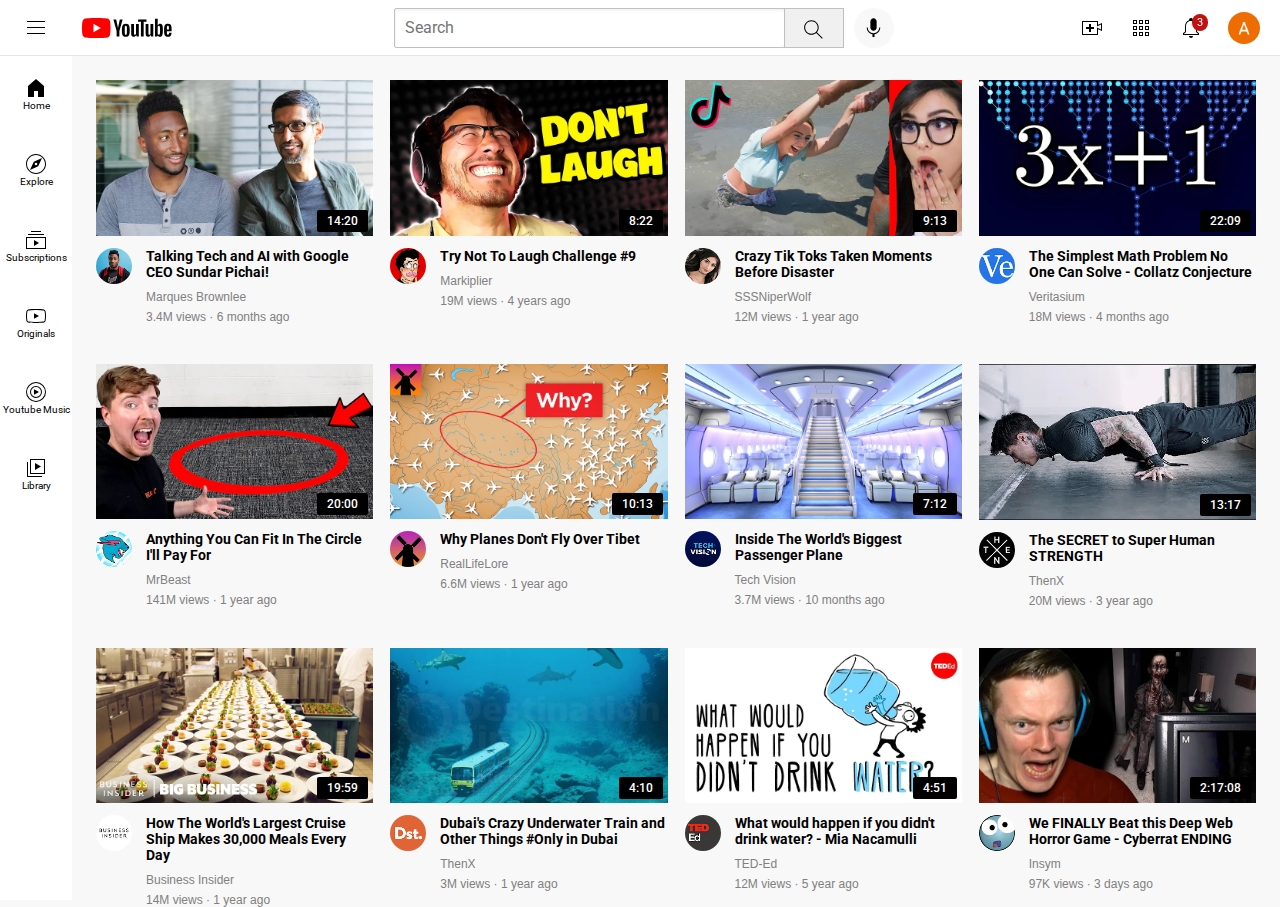
<file: index.html>
<!DOCTYPE html>
<html>
  <head>
    <title>Duplicate youtube.com</title>
    
    <link rel="preconnect" href="https://fonts.googleapis.com">
    <link rel="preconnect" href="https://fonts.gstatic.com" crossorigin>
    <link href="https://fonts.googleapis.com/css2?family=Roboto:wght@700&display=swap" rel="stylesheet">

    <link rel="preconnect" href="https://fonts.googleapis.com">
    <link rel="preconnect" href="https://fonts.gstatic.com" crossorigin>
    <link href="https://fonts.googleapis.com/css2?family=Roboto:wght@700&display=swap" rel="stylesheet">


    <link rel="stylesheet" href="styles/general.css">
    <link rel="stylesheet" href="styles/header.css">
    <link rel="stylesheet" href="styles/video.css">
    <link rel="stylesheet" href="styles/sidebar.css">
  </head>
  <body>
    <div class="header">
      <div class="left-section">
        <img class="hamburger" src="icons/hamburger-menu.svg">
        <img class="Youtube-Logo" src="icons/youtube-logo.svg">
      </div>
      <div class="middle-section">
        <input class="search-bar" type="text" placeholder="Search">
        <button class="search-button">
          <img class="scope" src="icons/search.svg">
          <div class="tooltip">Search</div>
        </button>
        <button class="microphone-button">
          <img class="microphone" src="icons/voice-search-icon.svg">
          <div class="tooltip">Search with your Voice</div>
        </button>
      </div>
      <div class="right-section">
          <div class="upload-icon-container">
            <img class="recorder" src="icons/recorder.svg">
            <div class="tooltip">Create</div>
          </div>
          <div class="apps-icon-container">
            <img class="apps" src="icons/youtube-apps.svg">
            <div class="tooltip">Youtube Apps</div>
          </div>
          <div class="notification-icon-container">
            <img class="ringbell" src="icons/notifications.svg">
            <div class="notification-count">3</div>
            <div class="tooltip">Notifications</div>
          </div>
          <img class="profile" src="channel-pics/arthur.jpg">
      </div>
    </div>
    <div class="sidebar">
      <div class="sidebar-link">
        <img src="icons/home.svg">
        <div>Home</div>
      </div>
      <div class="sidebar-link">
        <img src="icons/explore.svg">
        <div>Explore</div>
      </div>
        
      <div class="sidebar-link">
        <img src="icons/subscriptions.svg">
        <div>Subscriptions</div>
      </div>
        
      <div class="sidebar-link">
        <img src="icons/originals.svg">
        <div>Originals</div>
      </div>
        
      <div class="sidebar-link">
        <img src="icons/youtube-music.svg">
        <div>Youtube Music</div>
      </div>
        
      <div class="sidebar-link">
        <img src="icons/library.svg">
        <div>Library</div>
      </div>
        
    </div>
    <div class="video-grid">
      <div class="video-preview">
        <div class="thumbnail-row">
          <a href="https://www.youtube.com/watch?v=n2RNcPRtAiY&t=1s" >
            <img class="thumbnail" src="thumbnails/thumbnail-1.webp">
            <div class="video-time">14:20</div>
          </a>
        </div>
        <div class="video-info-grid">
          <div class="channel-picture">
            <a href="https://www.youtube.com/c/mkbhd ">
              <img class="channel-one" src="channel-pics/channel-1.jpeg">
            </a>
            
          </div>
          <div class="video-info">
            <a style="text-decoration:none" href="https://www.youtube.com/watch?v=n2RNcPRtAiY&t=1s">
              <p class="CEO-text"> Talking Tech and AI with Google CEO Sundar Pichai!</p>
            </a>
            <p class="YOUTUBER-MB"> Marques Brownlee </p>
            <p class="video-stats"> 3.4M views &#183; 6 months ago</p>
          </div>
        </div>
      </div>
  
      <div class="video-preview">
        <div class="thumbnail-row">
          <a href="https://www.youtube.com/watch?v=mP0RAo9SKZk" >
          <img class="thumbnail" src="thumbnails/thumbnail-2.webp">
          <div class="video-time">8:22</div>
          </a>
        </div>
        <div class="video-info-grid">
          <div class="channel-picture">
            <a href="https://www.youtube.com/c/markiplier">
              <img class="channel-one" src="channel-pics/channel-2.jpeg">
            </a>
            
          </div>
          <div class="video-info">
            <a style="text-decoration:none" href="https://www.youtube.com/watch?v=mP0RAo9SKZk">
              <p class="CEO-text"> Try Not To Laugh Challenge #9</p>
            </a>
            
            <p class="YOUTUBER-MB"> Markiplier </p>
            <p class="video-stats">19M views &#183; 4 years ago</p>
          </div>
        </div>
      </div>
  
      <div class="video-preview">
        <div class="thumbnail-row">
         <a href="https://www.youtube.com/watch?v=FgjPQQeTh1w" >
          <img class="thumbnail" src="thumbnails/thumbnail-3.webp">
          <div class="video-time">9:13</div>
         </a>
        </div>
        <div class="video-info-grid">
          <div class="channel-picture">
            <a href="https://www.youtube.com/user/SSSniperWolf">
              <img class="channel-one" src="channel-pics/channel-3.jpeg">

            </a>
          </div>
          <div class="video-info">
            <a style="text-decoration:none" href="https://www.youtube.com/watch?v=FgjPQQeTh1w">
              <p class="CEO-text"> Crazy Tik Toks Taken Moments Before Disaster</p>
            </a>
            <p class="YOUTUBER-MB"> SSSNiperWolf </p>
            <p class="video-stats">12M views &#183; 1 year ago</p>
          </div>
        </div>
      </div>
      
  
      <div class="video-preview">
        <div class="thumbnail-row">
          <a href="https://www.youtube.com/watch?v=094y1Z2wpJg">
          <img class="thumbnail" src="thumbnails/thumbnail-4.webp">
          <div class="video-time">22:09</div>
          </a>
        </div>
        <div class="video-info-grid">
          <div class="channel-picture">
            <a href="https://www.youtube.com/c/veritasium">
              <img class="channel-one" src="channel-pics/channel-4.jpeg">

            </a>
          </div>
          <div class="video-info">
            <a style="text-decoration:none" href="https://www.youtube.com/watch?v=094y1Z2wpJg">
              <p class="CEO-text">The Simplest Math Problem No One Can Solve - Collatz Conjecture</p>
            </a>
            <p class="YOUTUBER-MB">Veritasium</p>
            <p class="video-stats">18M views &#183; 4 months ago</p>
          </div>
        </div>
      </div>
      
  
      <div class="video-preview">
        <div class="thumbnail-row">
          <a href="https://www.youtube.com/watch?v=yXWw0_UfSFg" >
          <img class="thumbnail" src="thumbnails/thumbnail-6.webp">
          <div class="video-time">20:00</div>
          </a>
        </div>
        <div class="video-info-grid">
          <div class="channel-picture">
            <a href="https://www.youtube.com/c/CSDojo">
              <img class="channel-one" src="channel-pics/channel-6.jpeg">

            </a>
          </div>
          <div class="video-info">
            <a style="text-decoration:none" href="https://www.youtube.com/watch?v=yXWw0_UfSFg">
              <p class="CEO-text"> Anything You Can Fit In The Circle I'll Pay For</p>
            </a>
            
            <p class="YOUTUBER-MB"> MrBeast </p>
            <p class="video-stats">141M views &#183; 1 year ago</p>
          </div>
        </div>
      </div>
      
      <div class="video-preview">
        <div class="thumbnail-row">
          <a href="https://www.youtube.com/watch?v=fNVa1qMbF9Y">
          <img class="thumbnail" src="thumbnails/thumbnail-7.webp">
          <div class="video-time">10:13</div>
          </a>
        </div>
        <div class="video-info-grid">
          <div class="channel-picture">
            <a href="https://www.youtube.com/channel/UCX6OQ3DkcsbYNE6H8uQQuVA">
              <img class="channel-one" src="channel-pics/channel-7.jpeg">
            </a>
          </div>
          <div class="video-info">
            <a style="text-decoration:none" href="https://www.youtube.com/watch?v=fNVa1qMbF9Y">
              <p class="CEO-text"> Why Planes Don't Fly Over Tibet</p>
            </a>
            <p class="YOUTUBER-MB"> RealLifeLore </p>
            <p class="video-stats">6.6M views &#183; 1 year ago</p>
          </div>
        </div>
      </div>

      <div class="video-preview">
        <div class="thumbnail-row">
          <a href="https://www.youtube.com/watch?v=lFm4EM1juls" >
          <img class="thumbnail" src="thumbnails/thumbnail-8.webp">
          <div class="video-time">7:12</div>
          </a>
        </div>
        <div class="video-info-grid">
          <div class="channel-picture">
            <a href="https://www.youtube.com/channel/UCP5tjEmvPItGyLhmjdwP7Ww">
              <img class="channel-one" src="channel-pics/channel-8.jpeg">

            </a>
          </div>
          <div class="video-info">
            <a style="text-decoration:none" href="https://www.youtube.com/watch?v=lFm4EM1juls">
              <p class="CEO-text"> Inside The World's Biggest Passenger Plane</p>
            </a>
            <p class="YOUTUBER-MB"> Tech Vision</p>
            <p class="video-stats">3.7M views &#183; 10 months ago</p>
          </div>
        </div>
      </div>

      <div class="video-preview">
        <div class="thumbnail-row">
          <a href="https://www.youtube.com/watch?v=ixmxOlcrlUc" >
          <img class="thumbnail" src="thumbnails/thumbnail-9.webp">
          <div class="video-time">13:17</div>
          </a>
        </div>
        <div class="video-info-grid">
          <div class="channel-picture">
            <a href="https://www.youtube.com/channel/UCHAK6CyegY22Zj2GWrcaIxg">
              <img class="channel-one" src="channel-pics/channel-9.jpeg">

            </a>
          </div>
          <div class="video-info">
            <a style="text-decoration:none" href="https://www.youtube.com/watch?v=ixmxOlcrlUc">
              <p class="CEO-text">The SECRET to Super Human STRENGTH</p>
            </a>
            <p class="YOUTUBER-MB">ThenX</p>
            <p class="video-stats">20M views &#183; 3 year ago</p>
          </div>
        </div>
      </div>


      <div class="video-preview">
        <div class="thumbnail-row">
         <a href="https://www.youtube.com/watch?v=R2vXbFp5C9o">
          <img class="thumbnail" src="thumbnails/thumbnail-10.webp">
          <div class="video-time">19:59</div>
         </a>
        </div>
        <div class="video-info-grid">
          <div class="channel-picture">
            <a href="https://www.youtube.com/c/OFFICIALTHENXSTUDIOS">
              <img class="channel-one" src="channel-pics/channel-10.jpeg">
            </a>
          </div>
          <div class="video-info">
            <a style="text-decoration:none" href="https://www.youtube.com/watch?v=R2vXbFp5C9o">
              <p class="CEO-text">How The World's Largest Cruise Ship Makes 30,000 Meals Every Day</p>
            </a>
            
            <p class="YOUTUBER-MB">Business Insider</p>
            <p class="video-stats">14M views &#183; 1 year ago</p>
          </div>
        </div>
      </div>


      <div class="video-preview">
        <div class="thumbnail-row">
          <a href="https://www.youtube.com/watch?v=0nZuYyXET3s">
          <img class="thumbnail" src="thumbnails/thumbnail-11.webp">
          <div class="video-time">4:10</div>
          </a>
        </div>
        <div class="video-info-grid">
          <div class="channel-picture">
            <a href="https://www.youtube.com/user/businessinsider">
              <img class="channel-one" src="channel-pics/channel-11.jpeg">
            </a>
          </div>
          <div class="video-info">
            <a style="text-decoration:none" href="https://www.youtube.com/watch?v=0nZuYyXET3s">
              <p class="CEO-text">Dubai's Crazy Underwater Train and Other Things #Only in Dubai</p>
            </a>
            <p class="YOUTUBER-MB">ThenX</p>
            <p class="video-stats">3M views &#183; 1 year ago</p>
          </div>
        </div>
      </div>



      <div class="video-preview">
        <div class="thumbnail-row">
          <a href="https://www.youtube.com/watch?v=9iMGFqMmUFs">
          <img class="thumbnail" src="thumbnails/thumbnail-12.webp">
          <div class="video-time">4:51</div>
          </a>
        </div>
        <div class="video-info-grid">
          <div class="channel-picture">
            <a href="https://www.youtube.com/c/Destinationtips">
              <img class="channel-one" src="channel-pics/channel-12.jpeg">

            </a>
          </div>
          <div class="video-info">
            <a style="text-decoration:none" href="https://www.youtube.com/watch?v=9iMGFqMmUFs">
              <p class="CEO-text">What would happen if you didn't drink water? - Mia Nacamulli</p>
            </a>
            
            <p class="YOUTUBER-MB">TED-Ed</p>
            <p class="video-stats">12M views &#183; 5 year ago</p>
          </div>
        </div>
      </div>

      <div class="video-preview">
        <div class="thumbnail-row">
          <a href="https://www.youtube.com/watch?v=57UZUhUNNW8">
          <img class="thumbnail" src="thumbnails/thumbnail-13.webp">
          <div class="video-time">2:17:08</div>
          </a>
        </div>
        <div class="video-info-grid">
          <div class="channel-picture">
            <a href="https://www.youtube.com/teded">
              <img class="channel-one" src="channel-pics/channel-13.jpg">

            </a>
          </div>
          <div class="video-info">
            <a style="text-decoration:none" href="https://www.youtube.com/watch?v=57UZUhUNNW8">
              <p class="CEO-text">We FINALLY Beat this Deep Web Horror Game - Cyberrat ENDING</p>
            </a>
            <p class="YOUTUBER-MB">Insym</p>
            <p class="video-stats">97K views &#183; 3 days ago</p>
          </div>
        </div>
      </div>
    </div>
  </body>
</html>
</file>
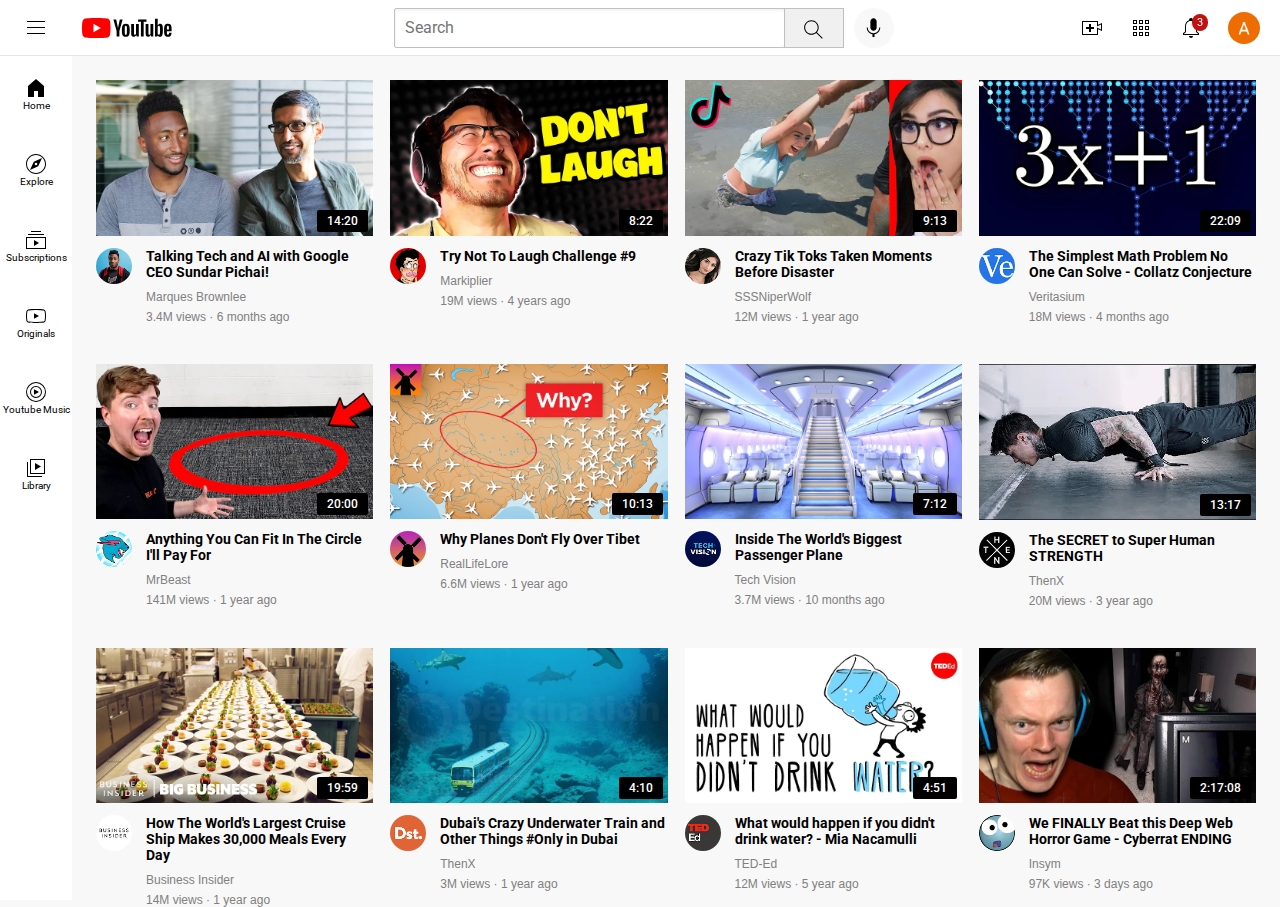
<file: youtube.html>
<!DOCTYPE html>
<html>
  <head>
    <title>Duplicate youtube.com</title>
    
    <link rel="preconnect" href="https://fonts.googleapis.com">
    <link rel="preconnect" href="https://fonts.gstatic.com" crossorigin>
    <link href="https://fonts.googleapis.com/css2?family=Roboto:wght@700&display=swap" rel="stylesheet">

    <link rel="preconnect" href="https://fonts.googleapis.com">
    <link rel="preconnect" href="https://fonts.gstatic.com" crossorigin>
    <link href="https://fonts.googleapis.com/css2?family=Roboto:wght@700&display=swap" rel="stylesheet">


    <link rel="stylesheet" href="styles/general.css">
    <link rel="stylesheet" href="styles/header.css">
    <link rel="stylesheet" href="styles/video.css">
    <link rel="stylesheet" href="styles/sidebar.css">
  </head>
  <body>
    <div class="header">
      <div class="left-section">
        <img class="hamburger" src="icons/hamburger-menu.svg">
        <img class="Youtube-Logo" src="icons/youtube-logo.svg">
      </div>
      <div class="middle-section">
        <input class="search-bar" type="text" placeholder="Search">
        <button class="search-button">
          <img class="scope" src="icons/search.svg">
          <div class="tooltip">Search</div>
        </button>
        <button class="microphone-button">
          <img class="microphone" src="icons/voice-search-icon.svg">
          <div class="tooltip">Search with your Voice</div>
        </button>
      </div>
      <div class="right-section">
          <div class="upload-icon-container">
            <img class="recorder" src="icons/recorder.svg">
            <div class="tooltip">Create</div>
          </div>
          <div class="apps-icon-container">
            <img class="apps" src="icons/youtube-apps.svg">
            <div class="tooltip">Youtube Apps</div>
          </div>
          <div class="notification-icon-container">
            <img class="ringbell" src="icons/notifications.svg">
            <div class="notification-count">3</div>
            <div class="tooltip">Notifications</div>
          </div>
          <img class="profile" src="channel-pics/arthur.jpg">
      </div>
    </div>
    <div class="sidebar">
      <div class="sidebar-link">
        <img src="icons/home.svg">
        <div>Home</div>
      </div>
      <div class="sidebar-link">
        <img src="icons/explore.svg">
        <div>Explore</div>
      </div>
        
      <div class="sidebar-link">
        <img src="icons/subscriptions.svg">
        <div>Subscriptions</div>
      </div>
        
      <div class="sidebar-link">
        <img src="icons/originals.svg">
        <div>Originals</div>
      </div>
        
      <div class="sidebar-link">
        <img src="icons/youtube-music.svg">
        <div>Youtube Music</div>
      </div>
        
      <div class="sidebar-link">
        <img src="icons/library.svg">
        <div>Library</div>
      </div>
        
    </div>
    <div class="video-grid">
      <div class="video-preview">
        <div class="thumbnail-row">
          <a href="https://www.youtube.com/watch?v=n2RNcPRtAiY&t=1s" >
            <img class="thumbnail" src="thumbnails/thumbnail-1.webp">
            <div class="video-time">14:20</div>
          </a>
        </div>
        <div class="video-info-grid">
          <div class="channel-picture">
            <a href="https://www.youtube.com/c/mkbhd ">
              <img class="channel-one" src="channel-pics/channel-1.jpeg">
            </a>
            
          </div>
          <div class="video-info">
            <a style="text-decoration:none" href="https://www.youtube.com/watch?v=n2RNcPRtAiY&t=1s">
              <p class="CEO-text"> Talking Tech and AI with Google CEO Sundar Pichai!</p>
            </a>
            <p class="YOUTUBER-MB"> Marques Brownlee </p>
            <p class="video-stats"> 3.4M views &#183; 6 months ago</p>
          </div>
        </div>
      </div>
  
      <div class="video-preview">
        <div class="thumbnail-row">
          <a href="https://www.youtube.com/watch?v=mP0RAo9SKZk" >
          <img class="thumbnail" src="thumbnails/thumbnail-2.webp">
          <div class="video-time">8:22</div>
          </a>
        </div>
        <div class="video-info-grid">
          <div class="channel-picture">
            <a href="https://www.youtube.com/c/markiplier">
              <img class="channel-one" src="channel-pics/channel-2.jpeg">
            </a>
            
          </div>
          <div class="video-info">
            <a style="text-decoration:none" href="https://www.youtube.com/watch?v=mP0RAo9SKZk">
              <p class="CEO-text"> Try Not To Laugh Challenge #9</p>
            </a>
            
            <p class="YOUTUBER-MB"> Markiplier </p>
            <p class="video-stats">19M views &#183; 4 years ago</p>
          </div>
        </div>
      </div>
  
      <div class="video-preview">
        <div class="thumbnail-row">
         <a href="https://www.youtube.com/watch?v=FgjPQQeTh1w" >
          <img class="thumbnail" src="thumbnails/thumbnail-3.webp">
          <div class="video-time">9:13</div>
         </a>
        </div>
        <div class="video-info-grid">
          <div class="channel-picture">
            <a href="https://www.youtube.com/user/SSSniperWolf">
              <img class="channel-one" src="channel-pics/channel-3.jpeg">

            </a>
          </div>
          <div class="video-info">
            <a style="text-decoration:none" href="https://www.youtube.com/watch?v=FgjPQQeTh1w">
              <p class="CEO-text"> Crazy Tik Toks Taken Moments Before Disaster</p>
            </a>
            <p class="YOUTUBER-MB"> SSSNiperWolf </p>
            <p class="video-stats">12M views &#183; 1 year ago</p>
          </div>
        </div>
      </div>
      
  
      <div class="video-preview">
        <div class="thumbnail-row">
          <a href="https://www.youtube.com/watch?v=094y1Z2wpJg">
          <img class="thumbnail" src="thumbnails/thumbnail-4.webp">
          <div class="video-time">22:09</div>
          </a>
        </div>
        <div class="video-info-grid">
          <div class="channel-picture">
            <a href="https://www.youtube.com/c/veritasium">
              <img class="channel-one" src="channel-pics/channel-4.jpeg">

            </a>
          </div>
          <div class="video-info">
            <a style="text-decoration:none" href="https://www.youtube.com/watch?v=094y1Z2wpJg">
              <p class="CEO-text">The Simplest Math Problem No One Can Solve - Collatz Conjecture</p>
            </a>
            <p class="YOUTUBER-MB">Veritasium</p>
            <p class="video-stats">18M views &#183; 4 months ago</p>
          </div>
        </div>
      </div>
      
  
      <div class="video-preview">
        <div class="thumbnail-row">
          <a href="https://www.youtube.com/watch?v=yXWw0_UfSFg" >
          <img class="thumbnail" src="thumbnails/thumbnail-6.webp">
          <div class="video-time">20:00</div>
          </a>
        </div>
        <div class="video-info-grid">
          <div class="channel-picture">
            <a href="https://www.youtube.com/c/CSDojo">
              <img class="channel-one" src="channel-pics/channel-6.jpeg">

            </a>
          </div>
          <div class="video-info">
            <a style="text-decoration:none" href="https://www.youtube.com/watch?v=yXWw0_UfSFg">
              <p class="CEO-text"> Anything You Can Fit In The Circle I'll Pay For</p>
            </a>
            
            <p class="YOUTUBER-MB"> MrBeast </p>
            <p class="video-stats">141M views &#183; 1 year ago</p>
          </div>
        </div>
      </div>
      
      <div class="video-preview">
        <div class="thumbnail-row">
          <a href="https://www.youtube.com/watch?v=fNVa1qMbF9Y">
          <img class="thumbnail" src="thumbnails/thumbnail-7.webp">
          <div class="video-time">10:13</div>
          </a>
        </div>
        <div class="video-info-grid">
          <div class="channel-picture">
            <a href="https://www.youtube.com/channel/UCX6OQ3DkcsbYNE6H8uQQuVA">
              <img class="channel-one" src="channel-pics/channel-7.jpeg">
            </a>
          </div>
          <div class="video-info">
            <a style="text-decoration:none" href="https://www.youtube.com/watch?v=fNVa1qMbF9Y">
              <p class="CEO-text"> Why Planes Don't Fly Over Tibet</p>
            </a>
            <p class="YOUTUBER-MB"> RealLifeLore </p>
            <p class="video-stats">6.6M views &#183; 1 year ago</p>
          </div>
        </div>
      </div>

      <div class="video-preview">
        <div class="thumbnail-row">
          <a href="https://www.youtube.com/watch?v=lFm4EM1juls" >
          <img class="thumbnail" src="thumbnails/thumbnail-8.webp">
          <div class="video-time">7:12</div>
          </a>
        </div>
        <div class="video-info-grid">
          <div class="channel-picture">
            <a href="https://www.youtube.com/channel/UCP5tjEmvPItGyLhmjdwP7Ww">
              <img class="channel-one" src="channel-pics/channel-8.jpeg">

            </a>
          </div>
          <div class="video-info">
            <a style="text-decoration:none" href="https://www.youtube.com/watch?v=lFm4EM1juls">
              <p class="CEO-text"> Inside The World's Biggest Passenger Plane</p>
            </a>
            <p class="YOUTUBER-MB"> Tech Vision</p>
            <p class="video-stats">3.7M views &#183; 10 months ago</p>
          </div>
        </div>
      </div>

      <div class="video-preview">
        <div class="thumbnail-row">
          <a href="https://www.youtube.com/watch?v=ixmxOlcrlUc" >
          <img class="thumbnail" src="thumbnails/thumbnail-9.webp">
          <div class="video-time">13:17</div>
          </a>
        </div>
        <div class="video-info-grid">
          <div class="channel-picture">
            <a href="https://www.youtube.com/channel/UCHAK6CyegY22Zj2GWrcaIxg">
              <img class="channel-one" src="channel-pics/channel-9.jpeg">

            </a>
          </div>
          <div class="video-info">
            <a style="text-decoration:none" href="https://www.youtube.com/watch?v=ixmxOlcrlUc">
              <p class="CEO-text">The SECRET to Super Human STRENGTH</p>
            </a>
            <p class="YOUTUBER-MB">ThenX</p>
            <p class="video-stats">20M views &#183; 3 year ago</p>
          </div>
        </div>
      </div>


      <div class="video-preview">
        <div class="thumbnail-row">
         <a href="https://www.youtube.com/watch?v=R2vXbFp5C9o">
          <img class="thumbnail" src="thumbnails/thumbnail-10.webp">
          <div class="video-time">19:59</div>
         </a>
        </div>
        <div class="video-info-grid">
          <div class="channel-picture">
            <a href="https://www.youtube.com/c/OFFICIALTHENXSTUDIOS">
              <img class="channel-one" src="channel-pics/channel-10.jpeg">
            </a>
          </div>
          <div class="video-info">
            <a style="text-decoration:none" href="https://www.youtube.com/watch?v=R2vXbFp5C9o">
              <p class="CEO-text">How The World's Largest Cruise Ship Makes 30,000 Meals Every Day</p>
            </a>
            
            <p class="YOUTUBER-MB">Business Insider</p>
            <p class="video-stats">14M views &#183; 1 year ago</p>
          </div>
        </div>
      </div>


      <div class="video-preview">
        <div class="thumbnail-row">
          <a href="https://www.youtube.com/watch?v=0nZuYyXET3s">
          <img class="thumbnail" src="thumbnails/thumbnail-11.webp">
          <div class="video-time">4:10</div>
          </a>
        </div>
        <div class="video-info-grid">
          <div class="channel-picture">
            <a href="https://www.youtube.com/user/businessinsider">
              <img class="channel-one" src="channel-pics/channel-11.jpeg">
            </a>
          </div>
          <div class="video-info">
            <a style="text-decoration:none" href="https://www.youtube.com/watch?v=0nZuYyXET3s">
              <p class="CEO-text">Dubai's Crazy Underwater Train and Other Things #Only in Dubai</p>
            </a>
            <p class="YOUTUBER-MB">ThenX</p>
            <p class="video-stats">3M views &#183; 1 year ago</p>
          </div>
        </div>
      </div>



      <div class="video-preview">
        <div class="thumbnail-row">
          <a href="https://www.youtube.com/watch?v=9iMGFqMmUFs">
          <img class="thumbnail" src="thumbnails/thumbnail-12.webp">
          <div class="video-time">4:51</div>
          </a>
        </div>
        <div class="video-info-grid">
          <div class="channel-picture">
            <a href="https://www.youtube.com/c/Destinationtips">
              <img class="channel-one" src="channel-pics/channel-12.jpeg">

            </a>
          </div>
          <div class="video-info">
            <a style="text-decoration:none" href="https://www.youtube.com/watch?v=9iMGFqMmUFs">
              <p class="CEO-text">What would happen if you didn't drink water? - Mia Nacamulli</p>
            </a>
            
            <p class="YOUTUBER-MB">TED-Ed</p>
            <p class="video-stats">12M views &#183; 5 year ago</p>
          </div>
        </div>
      </div>

      <div class="video-preview">
        <div class="thumbnail-row">
          <a href="https://www.youtube.com/watch?v=57UZUhUNNW8">
          <img class="thumbnail" src="thumbnails/thumbnail-13.webp">
          <div class="video-time">2:17:08</div>
          </a>
        </div>
        <div class="video-info-grid">
          <div class="channel-picture">
            <a href="https://www.youtube.com/teded">
              <img class="channel-one" src="channel-pics/channel-13.jpg">

            </a>
          </div>
          <div class="video-info">
            <a style="text-decoration:none" href="https://www.youtube.com/watch?v=57UZUhUNNW8">
              <p class="CEO-text">We FINALLY Beat this Deep Web Horror Game - Cyberrat ENDING</p>
            </a>
            <p class="YOUTUBER-MB">Insym</p>
            <p class="video-stats">97K views &#183; 3 days ago</p>
          </div>
        </div>
      </div>
    </div>
  </body>
</html>
</file>
<file: styles/general.css>
p {
  font-family: Roboto, Arial;
  margin-top: 0;
  margin-bottom: 0;
 }

 body {
  margin: 0;
  padding-top: 80px;
  padding-left: 96px;
  padding-right: 24px;
  background-color: rgb(248,248,248);
 }
</file>
<file: styles/header.css>
.header {
  height: 55px;

  display: flex;
  flex-direction: row;
  justify-content:space-between;
  
  position: fixed;
  top: 0;
  left: 0;
  right: 0;
  z-index: 100;
  
  background-color: white;
  border-bottom-width: 1px;
  border-bottom-style: solid;
  border-bottom-color: rgb(228,228,228);

}

.left-section {
  display: flex;
  align-items: center;
  
}

.middle-section {
  flex: 1;
  margin-left: 70px;
  margin-right: 35px;
  max-width: 500px;
  display: flex;
  align-items: center;
  
}
.right-section {
  width: 180px;
  display: flex;
  align-items: center;
  justify-content: space-between;
  margin-right: 20px;
  flex-shrink: 0;
}

.hamburger {
  height: 24px;
  margin-left:24px;
  margin-right: 24px;
}

.Youtube-Logo {
  height: 20px;
  margin-left: 10px;
}

.search-button {
  height: 40px;
  width: 60px;
  background-color: rgb(240,240,240);
  border-width: 1px;
  border-style: solid;
  border-color: rgb(192,192,192);
  margin-left: -1px;
  margin-right: 10px;
}


.search-button,
.microphone-button,
.upload-icon-container,
.notification-icon-container,
.apps-icon-container {
  display: flex;
  justify-content: center;
  position: relative;
  align-items: center;
}
.search-button .tooltip,
.microphone-button .tooltip,
.upload-icon-container .tooltip,
.notification-icon-container .tooltip,
.apps-icon-container .tooltip {
  font-family: Roboto, Arial;
  position: absolute;
  background-color: gray;
  color: white;
  padding-top: 4px;
  padding-bottom: 4px;
  padding-left: 8px;
  padding-right: 8px;
  border-radius: 2px;
  font-size: 12px;
  bottom: -30px;
  opacity: 0;
  transition: opacity 0.15s;
  pointer-events: none;
  white-space: nowrap;
}

.search-button:hover .tooltip,
.microphone-button:hover .tooltip,
.upload-icon-container:hover .tooltip,
.notification-icon-container:hover .tooltip,
.apps-icon-container:hover .tooltip {
  opacity: 1;
}

.microphone-button {
  height: 40px;
  width: 40px;
  border: none;
  background-color: rgb(248,248,248);
  border-radius: 20px;
}

.microphone {
  height: 25px;
}

.search-bar {
  flex: 1;
  height: 36px;
  padding-left: 10px;
  font-size: 16px;
  border-width: 1px;
  border-style: solid;
  border-color: rgb(192,192,192);
  border-radius: 2px;
  box-shadow: inset 1px 2px 3px rgba(0,0,0,0.05);
  width: 0;
}

.search-bar::placeholder {
  font-family: Roboto,Arial;
  font-size: 16px;
}

.scope {
  height: 25px;
  margin-top: 4px;
}

.recorder {
  height: 24px;
}

.apps {
  height: 24px;
}

.ringbell {
  height: 24px;
}

.notification-icon-container {
  position: relative;
}

.notification-count {
  position: absolute;
  top: -2px;
  right: -5px;
  background-color: rgb(193, 18, 18);
  color: white;
  font-family: Roboto, Arial;
  font-size: 11px;
  border-radius: 10px;
  padding-right: 5px;
  padding-left: 5px;
  padding-top: 2px;
  padding-bottom: 2px;

}

.profile {
  height: 32px;
  border-radius: 16px;
}
</file>
<file: styles/video.css>
.thumbnail {
  width: 100%;
  cursor: pointer;
}

a:visited {
  text-decoration:none;
  color: black;
}

.CEO-text {
  cursor: pointer;
  margin-top: 0;
  font-size: 14px;
  font-weight: bold;
  width: 225px;
  margin-bottom: 10px;
  color: black;
}

.YOUTUBER-MB {
  font-size: 12px;
  color: grey;
  margin-top: 5px;
  margin-bottom: 6px;
}

.video-stats, .YOUTUBER-MB {
  font-family: Arial;
  color: grey;
  font-size: 12px;
  margin-top: 4px;
}


.video-info-grid {
  display: grid;
  grid-template-columns: 50px 1fr;
}

.video-two-info-grid {
  display: grid;
  grid-template-columns: 50px 1fr;
}

.channel-one {
  cursor: pointer;
  width: 36px;
  border-radius: 50px;
}

.thumbnail-row {
  margin-bottom: 8px;
  position: relative;
}

.video-grid {
  display: grid;
  grid-template-columns: 1fr 1fr 1fr;
  column-gap: 17px;
  row-gap: 40px;
}

@media (max-width: 750px) {
  .video-grid {
    grid-template-columns: 1fr 1fr;
  }
}


@media (min-width: 751px) and (max-width: 999px) {
  .video-grid {
    grid-template-columns: 1fr 1fr 1fr;
  }
}

@media (min-width : 1000px) {
  .video-grid {
    grid-template-columns: 1fr 1fr 1fr 1fr;
  }
}

.video-time {
  background-color: black;
  color: white;
  position: absolute;
  bottom: 8px;
  right: 5px;
  font-family: Roboto, Arial;
  font-size: 12px;
  font-weight: 500;
  padding: 4px 10px;
  border-radius: 2px;
}
</file>
<file: styles/sidebar.css>
.sidebar {
  position: fixed;
  left:0;
  bottom: 0;
  top: 55px;
  background-color:white;
  width: 72px;
  
}

.sidebar-link  {
  height: 76px;
  display: flex;
  justify-content: center;
  align-items: center;
  flex-direction: column;
}

.sidebar-link:hover {
  background-color:rgb(235, 235, 235);
}

.sidebar-link img {
  height: 24px;
}

.sidebar-link div {
  font-family: Roboto, Arial;
  font-size: 10px;
}
</file>
